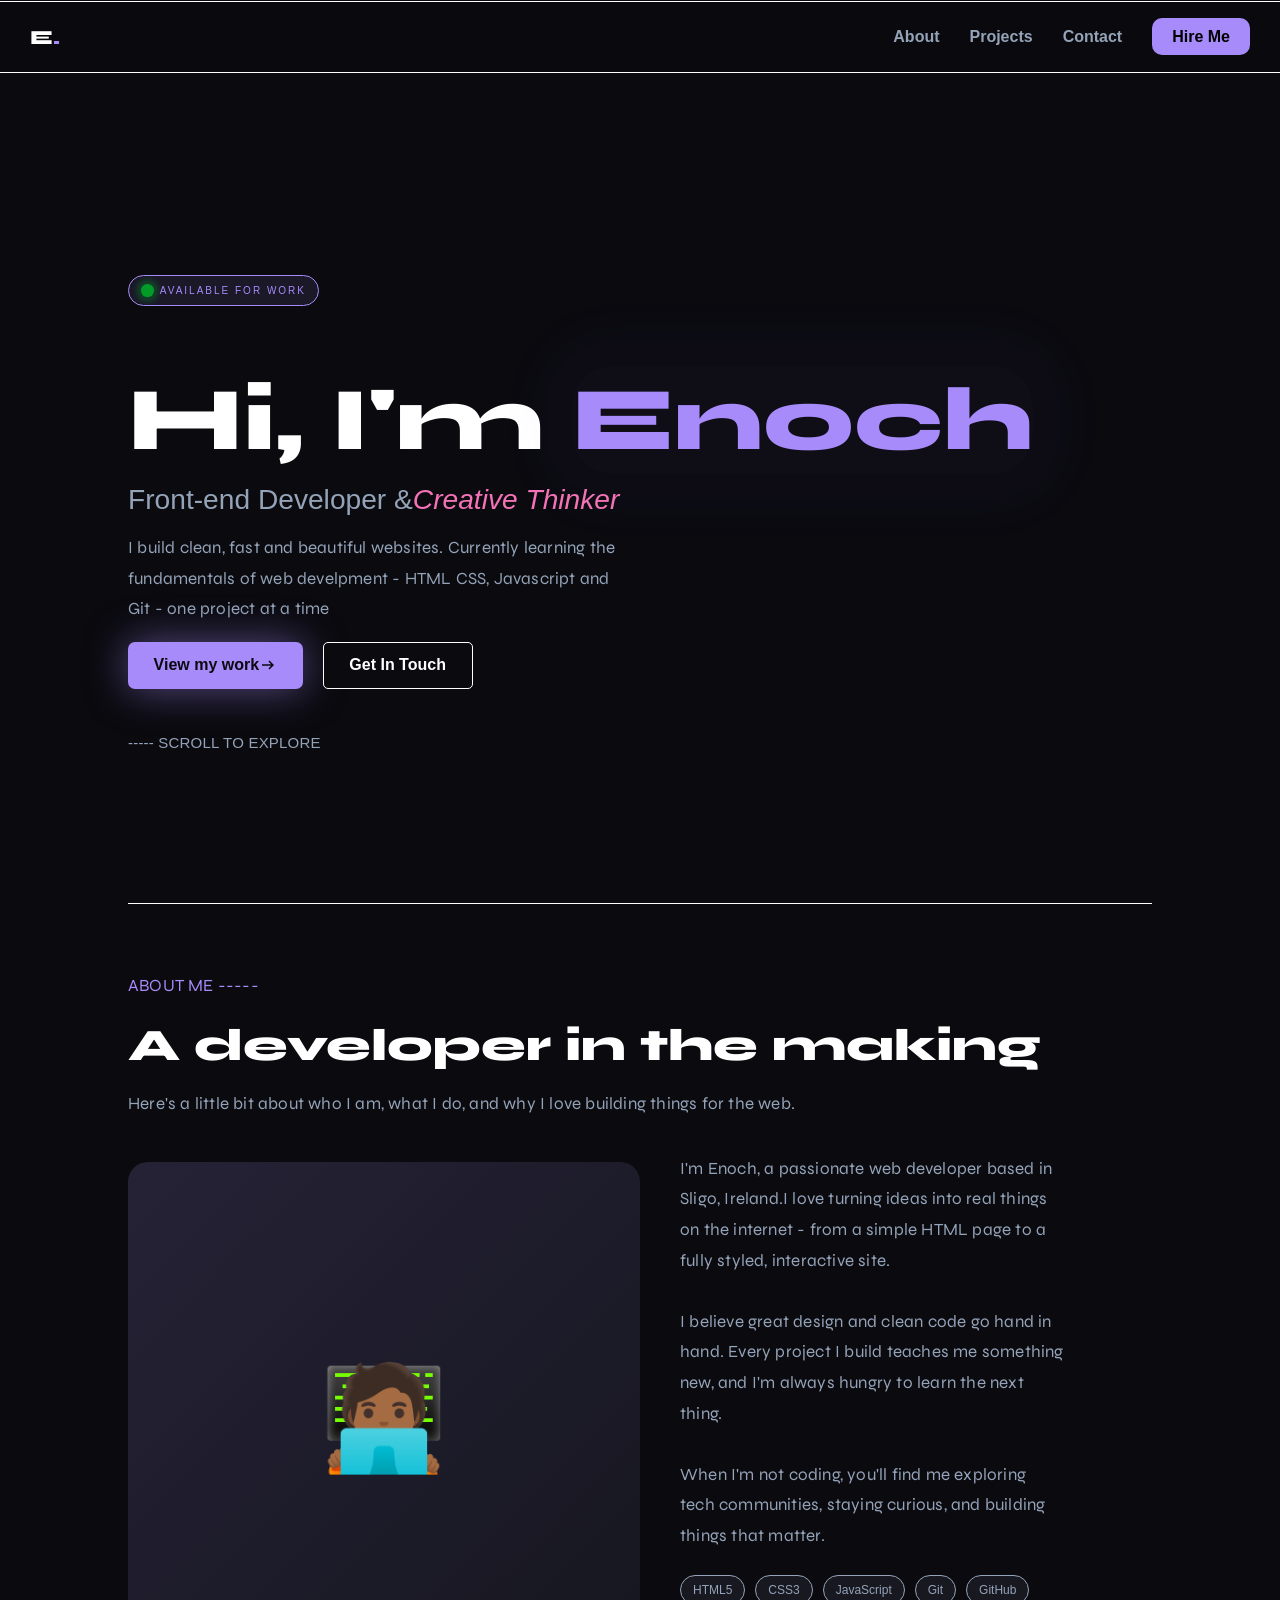
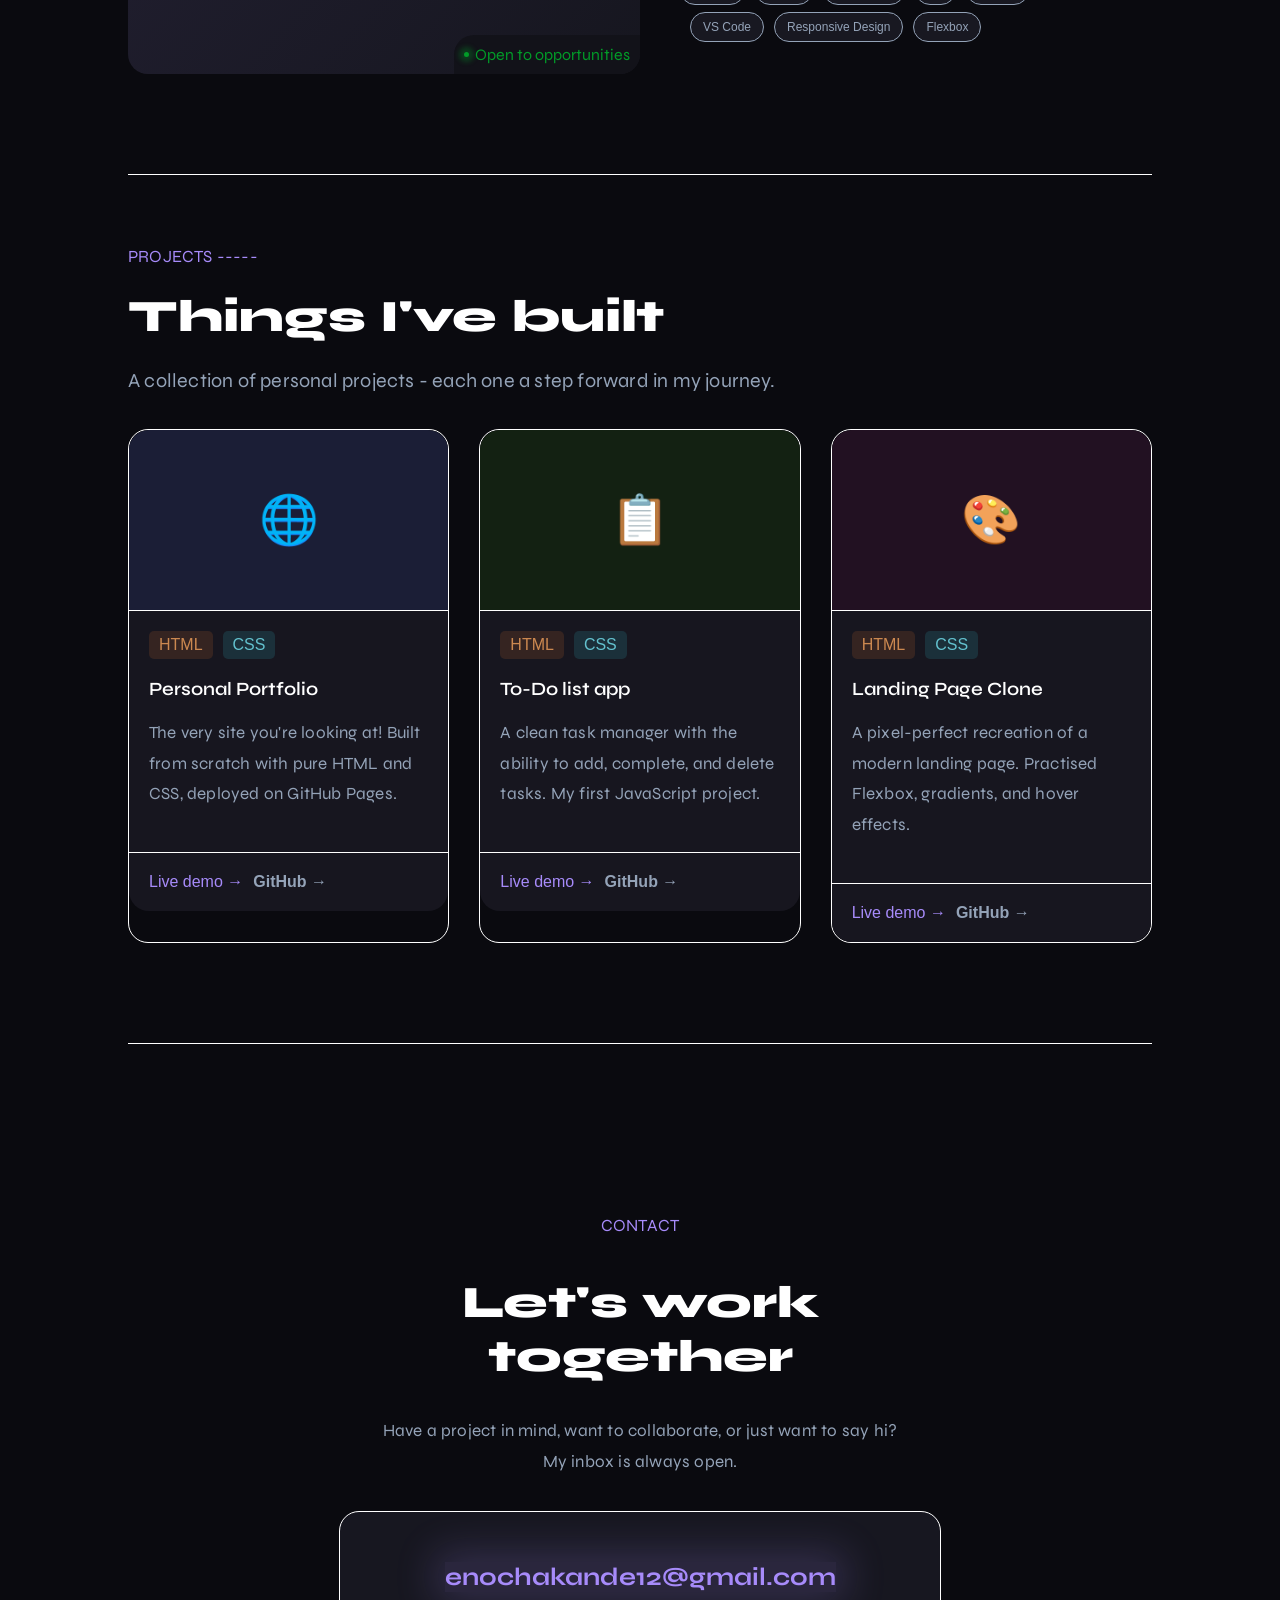
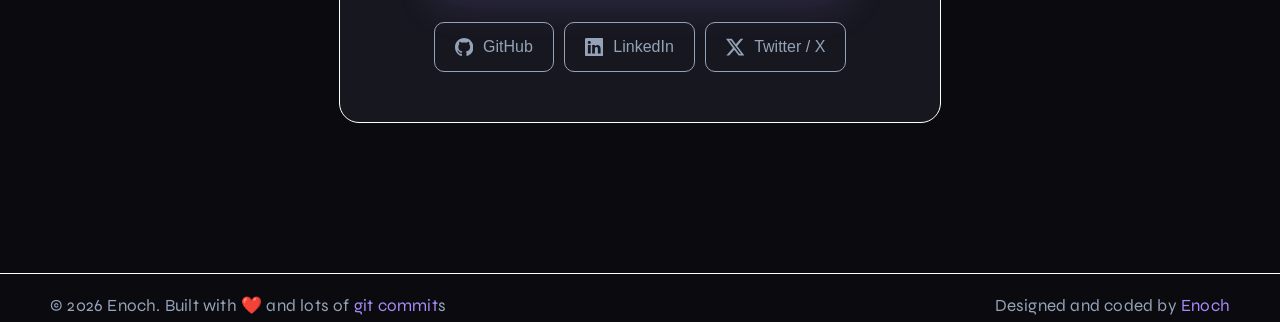
<file: index.html>
<!DOCTYPE html>
<html lang="en">

<head>
    <meta charset="UTF-8">
    <meta name="viewport" content="width=device-width, initial-scale=1.0">
    <link rel="stylesheet" href="style.css">
    <link rel="preconnect" href="https://fonts.googleapis.com">
    <link rel="preconnect" href="https://fonts.gstatic.com" crossorigin>
    <link href="https://fonts.googleapis.com/css2?family=Syne:wght@400..800&display=swap" rel="stylesheet">
    <title>Portfolio</title>
</head>

<body>
    <nav id="desktop-nav">

        <div id="icon">E<span id="full-stop">.</span></div>
        
        <ul>
            <li><a href="#space">About</a></li>
            <li><a href="#">Projects</a></li>
            <li><a href="#">Contact</a></li>
            <li><a href="#" id="hire-me">Hire Me</a></li>
        </ul>
        
    </nav>
    <nav id="mobile-nav">

        <div id="iconMobile">E<span id="full-stop">.</span></div>
        <div id="menu-icon-container"><svg viewBox="0 0 24 24" fill="#ffffff" xmlns="http://www.w3.org/2000/svg" id="menu-icon"><g id="SVGRepo_bgCarrier" stroke-width="0"></g><g id="SVGRepo_tracerCarrier" stroke-linecap="round" stroke-linejoin="round"></g><g id="SVGRepo_iconCarrier"> <path d="M4 6H20M4 12H20M4 18H20" stroke="#ffffff" stroke-width="2" stroke-linecap="round" stroke-linejoin="round"></path> </g></svg></div>
        <div id="close-icon-container" class="fade-out"><svg viewBox="0 0 24 24" fill="#ffffff" xmlns="http://www.w3.org/2000/svg" id="close-icon""><g id="SVGRepo_bgCarrier" stroke-width="0"></g><g id="SVGRepo_tracerCarrier" stroke-linecap="round" stroke-linejoin="round"></g><g id="SVGRepo_iconCarrier"> <path d="M20.7457 3.32851C20.3552 2.93798 19.722 2.93798 19.3315 3.32851L12.0371 10.6229L4.74275 3.32851C4.35223 2.93798 3.71906 2.93798 3.32854 3.32851C2.93801 3.71903 2.93801 4.3522 3.32854 4.74272L10.6229 12.0371L3.32856 19.3314C2.93803 19.722 2.93803 20.3551 3.32856 20.7457C3.71908 21.1362 4.35225 21.1362 4.74277 20.7457L12.0371 13.4513L19.3315 20.7457C19.722 21.1362 20.3552 21.1362 20.7457 20.7457C21.1362 20.3551 21.1362 19.722 20.7457 19.3315L13.4513 12.0371L20.7457 4.74272C21.1362 4.3522 21.1362 3.71903 20.7457 3.32851Z" fill="#ffffff"></path> </g></svg></div>
        
        
    </nav>
    <div id="mobile-menu">
        <ul style="padding: 0;">
            <li><a href="#about-me">About</a></li>
            <li><a href="#">Projects</a></li>
            <li><a href="#">Contact</a></li>
            <li><a href="#" id="hire-me">Hire Me</a></li>
            <li><a href="https://github.com/enochAka">GitHub</a></li>
            <li><a href="https://x.com">X / Twitter</a></li>
            <li><a href="https://linkedin.com">LinkedIn</a></li>
            <li><a href="mailto:enochakande12@gmail.com"></a></li>
        </ul>
    </div>

    <div id="hero">
        <div id="availability">
            <div class="online-dot" style="width: 1vw; height: 1vw;"></div>
            <div>AVAILABLE FOR WORK</div>
        </div>
        <h1 id="greeting">Hi, I'm <span id="name">Enoch</span></h1>
        <h2 id="description">Front-end Developer &  <i id="creative-thinker"> Creative Thinker</i></h2>
        <p id="description-detail">I build clean, fast and beautiful websites. Currently learning the fundamentals of
            web develpment - HTML CSS, Javascript and Git - one project at a time</p>
        <div id="quick-action">
            <a href="#" id="view-prompt">
                <span id="view-work-text">View my work </span>
                <svg class="arrow" xmlns="http://www.w3.org/2000/svg" height="18px" viewBox="0 -960 960 960"
                        width="18px" fill="#0a0a0f">
                        <path d="m560-240-56-58 142-142H160v-80h486L504-662l56-58 240 240-240 240Z" />
                    </svg>
            </a>
            <a href="#" id="get-in-touch-prompt">Get In Touch</a>
        </div>
        <p id="scroll-prompt">----- SCROLL TO EXPLORE</p>
    </div>

    <div id="about-me">
        <p id="section-about-me-start">ABOUT ME -----</p>
        <h2 id="about-me-heading">A developer in the making</h2>
        <p id="about-me-summary">Here's a little bit about who I am, what I do, and why I love building things for the web.</p>
        <div id="row-box">
            <div id="about-me-img">
                <div id="main-img">🧑🏾‍💻</div>
                <div id="opportunities"><div class="online-dot"></div><span id="opportunities-text">Open to opportunities</span></div>
            </div>
            <div id="about-me-info-div">
                <p id="about-me-info"><span>I'm Enoch, a passionate web developer based in Sligo, Ireland.</span><button id="read-more-button" onclick="document.getElementById('about-me-info-detail').style.display = 'block'; document.getElementById('read-more-button').style.display = 'none';">Read More</button><span id="about-me-info-detail">I love turning ideas into real things on the internet - from a simple HTML page to a fully styled, interactive site. <br><br> I believe great design and clean code go hand in hand. Every project I build teaches me something new, and I'm always hungry to learn the next thing. <br><br> When I'm not coding, you'll find me exploring tech communities, staying curious, and building things that matter.</span></p>
                <ul id="list-of-skills" style="padding: 0;">
                    <li class="skill" style="margin-left: 0;">HTML5</li>
                    <li class="skill">CSS3</li>
                    <li class="skill">JavaScript</li>
                    <li class="skill">Git</li>
                    <li class="skill">GitHub</li>
                    <li class="skill">VS Code</li>
                    <li class="skill">Responsive Design</li>
                    <li class="skill">Flexbox</li>
                </ul>
            </div>
        </div>
    </div>

    <div id="projects">
        <p id="section-projects-start">PROJECTS -----</p>
        <h2 id="projects-heading">Things I've built</h2>
        <p style="font-size: 2.2vh; margin-bottom: 30px;">A collection of personal projects - each one a step forward in my journey.</p>
        <div id="project-boxes">
            <div class="project-box">
                <div class="project-image" id="project-portfolio">🌐</div>
                <div class="project-content">
                    <div class="languages"><div class="HTML-language">HTML</div><div class="CSS-language">CSS</div></div>
                    <h3 class="project-title">Personal Portfolio</h3>
                    <p class="project-explanation">The very site you're looking at! Built from scratch with pure HTML and CSS, deployed on GitHub Pages.</p>
                </div>
                <div class="project-footer">
                    <a class="live-demo" href="#">Live demo →</a><a class="github" href="https://github.com/enochAka/Portfolio">GitHub →</a>
                </div>
            </div>
            <div class="project-box">
                <div class="project-image" id="project-to-do-app">📋</div>
                <div class="project-content">
                    <div class="languages"><div class="HTML-language">HTML</div><div class="CSS-language">CSS</div></div>
                    <h3 class="project-title">To-Do list app</h3>
                    <p class="project-explanation">A clean task manager with the ability to add, complete, and delete tasks. My first JavaScript project.</p>
                </div>
                <div class="project-footer">
                    <a class="live-demo" href="commingsoon.html">Live demo →</a><a class="github" href="commingsoon.html">GitHub →</a>
                </div>
            </div>
            <div class="project-box">
                <div class="project-image" id="project-clone">🎨</div>
                <div class="project-content">
                    <div class="languages"><div class="HTML-language">HTML</div><div class="CSS-language">CSS</div></div>
                    <h3 class="project-title">Landing Page Clone</h3>
                    <p class="project-explanation">A pixel-perfect recreation of a modern landing page. Practised Flexbox, gradients, and hover effects.</p>
                </div>
                <div class="project-footer">
                    <a class="live-demo" href="commingsoon.html">Live demo →</a><a class="github" href="commingsoon.html">GitHub →</a>
                </div>
            </div>
        </div>
    </div>
    
    <div id="contact">
        <p id="section-contact-start">CONTACT</p>
        <h2 id="contact-heading">Let's work <br>together</h2>
        <p id="contact-text">Have a project in mind, want to collaborate, or just want to say hi?<br>My inbox is always open.</p>
        <div id="contact-div">
            <h3 id="email">enochakande12@gmail.com</h3>
            <div id="links">
                <a href="https://github.com/enochAka" id="github-link" class="contact-link"><svg aria-hidden="true" class="octicon octicon-mark-github" height="24" version="1.1" viewBox="0 0 16 16" width="24"><path fill-rule="evenodd" d="M8 0C3.58 0 0 3.58 0 8c0 3.54 2.29 6.53 5.47 7.59.4.07.55-.17.55-.38 0-.19-.01-.82-.01-1.49-2.01.37-2.53-.49-2.69-.94-.09-.23-.48-.94-.82-1.13-.28-.15-.68-.52-.01-.53.63-.01 1.08.58 1.23.82.72 1.21 1.87.87 2.33.66.07-.52.28-.87.51-1.07-1.78-.2-3.64-.89-3.64-3.95 0-.87.31-1.59.82-2.15-.08-.2-.36-1.02.08-2.12 0 0 .67-.21 2.2.82.64-.18 1.32-.27 2-.27.68 0 1.36.09 2 .27 1.53-1.04 2.2-.82 2.2-.82.44 1.1.16 1.92.08 2.12.51.56.82 1.27.82 2.15 0 3.07-1.87 3.75-3.65 3.95.29.25.54.73.54 1.48 0 1.07-.01 1.93-.01 2.2 0 .21.15.46.55.38A8.013 8.013 0 0 0 16 8c0-4.42-3.58-8-8-8z"></path>
</svg><span>GitHub</span></a>
                <a href="https://www.linkedin.com/" id="linkedin-link" class="contact-link"><svg xmlns="http://www.w3.org/2000/svg" width="16" height="16" fill="currentColor" class="bi bi-linkedin" viewBox="0 0 16 16">
  <path d="M0 1.146C0 .513.526 0 1.175 0h13.65C15.474 0 16 .513 16 1.146v13.708c0 .633-.526 1.146-1.175 1.146H1.175C.526 16 0 15.487 0 14.854zm4.943 12.248V6.169H2.542v7.225zm-1.2-8.212c.837 0 1.358-.554 1.358-1.248-.015-.709-.52-1.248-1.342-1.248S2.4 3.226 2.4 3.934c0 .694.521 1.248 1.327 1.248zm4.908 8.212V9.359c0-.216.016-.432.08-.586.173-.431.568-.878 1.232-.878.869 0 1.216.662 1.216 1.634v3.865h2.401V9.25c0-2.22-1.184-3.252-2.764-3.252-1.274 0-1.845.7-2.165 1.193v.025h-.016l.016-.025V6.169h-2.4c.03.678 0 7.225 0 7.225z"/>
</svg><span>LinkedIn</span></a>
                <a href="https://x.com/" id="x-link" class="contact-link"><svg xmlns="http://www.w3.org/2000/svg" width="16" height="16" fill="currentColor" class="bi bi-twitter-x" viewBox="0 0 16 16">
  <path d="M12.6.75h2.454l-5.36 6.142L16 15.25h-4.937l-3.867-5.07-4.425 5.07H.316l5.733-6.57L0 .75h5.063l3.495 4.633L12.601.75Zm-.86 13.028h1.36L4.323 2.145H2.865z"/>
</svg><span>Twitter / X</span></a>
            </div>
        </div>
    </div>

    <div id="space"></div>

    <footer>
        <p id="left-footer">&copy 2026 Enoch. Built with ❤️ and lots of <span style="color: #a78bfa;">git commit</span>s</p>
        <p id="right-footer">Designed and coded by <span style="color: #a78bfa;">Enoch</span></p>
    </footer>
    <script src="script.js"></script>
</body>

</html>
</file>
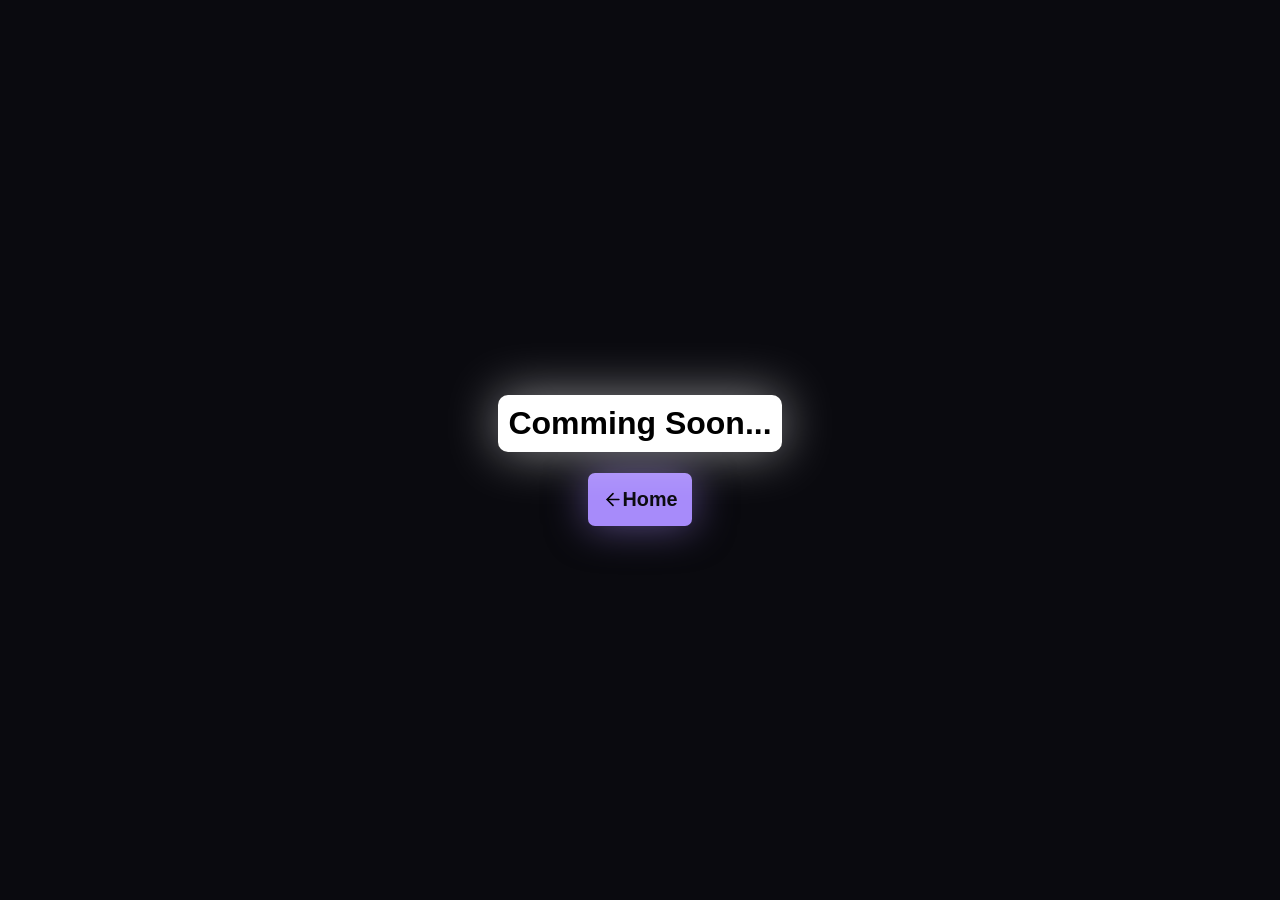
<file: commingsoon.html>
<!DOCTYPE html>
<html lang="en">
<head>
    <meta charset="UTF-8">
    <meta name="viewport" content="width=device-width, initial-scale=1.0">
    <title>Comming Soon ...</title>
    <link rel="stylesheet" href="style.css">
</head>
<body id="comming-soon-body">
    <h1 id="comming-soon-heading">Comming Soon...</h1>
    <a id="back-home-button" href="index.html">
        <svg xmlns="http://www.w3.org/2000/svg"
            width="20" height="auto"
            viewBox="0 0 24 24" 
            fill="none" stroke="black" stroke-width="2" 
            stroke-linecap="round" stroke-linejoin="round">
        <line x1="19" y1="12" x2="5" y2="12" />
        <polyline points="12 19 5 12 12 5" /></svg>
        <span>Home</span>
    </a>
    <div id="dots"></div>
    <script src="script.js"></script>
</body>
</html>
</file>
<file: style.css>
@media (min-width: 769px) {
  body {
    margin: 0;
    background-color: #0a0a0f;
    font-family: "DM Sans", sans-serif;
    color: white;
  }

  #hero {
    display: flex;
    flex-direction: column;
    border-bottom: #ffffff solid 1px;
    height: calc(100vh - 70.4px - 100px - 170.4px);
    margin-left: 10vw;
    margin-right: 10vw;
    padding-top: 170.4px;
    padding-bottom: 100px;
    justify-content: center;
  }

  #icon {
    color: #ffffff;
    font-family: "Syne", sans-serif;
    font-weight: 800;
    font-size: 20px;
    cursor: pointer;
  }

  #full-stop {
    color: #a78bfa;
  }

  nav {
    margin-top: 1px;
    position: sticky;
    top: 0;
    align-items: center;
    padding: 10px 30px 10px 30px;
    display: flex;
    justify-content: space-between;
    border-bottom: 1px white solid;
    border-top: 1px white solid;
    background-color: rgba(10, 10, 15, 0.7);
    z-index: 999;
  }

  nav > ul {
    display: flex;
  }

  li {
    margin-left: 30px;
    list-style: none;
  }

  a {
    font-family: "DM Sans", sans-serif;
    text-decoration: none;
    color: #94a3b8;
    font-weight: 550;
    transition: 0.2s;
  }

  a:hover {
    color: white;
  }

  #hire-me {
    background-color: #a78bfa;
    padding: 10px 20px 10px 20px;
    border-radius: 10px;
    color: black;
    font-weight: 600;
  }

  #hire-me:hover {
    color: white;
    background-color: #f472b6;
  }

  #availability {
    display: flex;
    gap: 6px;
    align-items: center;
    border: #a78bfa 1px solid;
    background-color: #1b1828;
    color: #a78bfa;
    padding: 8px 12px 8px 12px;
    letter-spacing: 2px;
    width: fit-content;
    border-radius: 20px;
    font-family: "DM Sans", sans-serif;
    font-weight: 400;
    overflow: visible;
    font-size: 10px;
  }

  #greeting {
    font-family: "Syne", sans-serif;
    font-weight: 800;
    font-size: 7vw;
    margin-bottom: 10px;
    display: flex;
  }

  #greeting #name {
    color: #a78bfa;
    box-shadow: 0 0 40px 40px rgba(167, 139, 250, 0.03);
    background-color: rgba(167, 139, 250, 0.03);
    border-radius: 40px;
  }

  #description {
    font-family: "DM Sans", sans-serif;
    font-weight: 500;
    color: #94a3b8;
    font-size: 2.2vw;
    margin-top: 0px;
  }

  #description-detail {
    font-family: "Syne", sans-serif;
    color: #94a3b8;
    font-weight: 400;
    max-width: 500px;
    line-height: 1.8;
    letter-spacing: 0.2px;
  }

  #quick-action {
    display: flex;
  }

  #view-arrow {
    display: flex;
    justify-items: center;
    gap: 3px;
  }

  #view-prompt {
    background-color: #a78bfa;
    color: #0a0a0f;
    padding: 1.5vh 2vw;
    font-weight: 550;
    border-radius: 7px;
    display: flex;
    align-items: center;
    max-width: fit-content;
    box-shadow: 0 0 40px rgba(167, 139, 250, 0.5);
    transition:
      transform 0.2s,
      box-shadow 0.2s;
  }

  #view-prompt:hover {
    transform: translateY(-2px);
    box-shadow: 0 8px 40px rgba(167, 139, 250, 0.4);
  }

  #view-prompt:active {
    transform: scale(0.97);
    transition: 0.5s;
  }

  #creative-thinker {
    color: #f472b6;
  }

  #get-in-touch-prompt {
    margin-left: 20px;
    padding: 1.5vh 2vw;
    background-color: #0a0a0f;
    color: #ffffff;
    font-weight: 550;
    border: #ffffff solid 0.5px;
    border-radius: 5px;
    transition: 0.3s;
  }

  #get-in-touch-prompt:hover {
    color: #a78bfa;
    border: #a78bfa solid 0.5px;
  }

  #scroll-prompt {
    color: #94a3b8;
    font-family: "DM Sans", sans-serif;
    font-weight: 300;
    font-size: clamp(10px, 1.5vw, 15px);
    margin-top: 40px;
  }

  #about-me {
    display: flex;
    flex-direction: column;
    border-bottom: #ffffff solid 1px;
    margin-left: 10vw;
    margin-right: 10vw;
    padding-top: 50px;
    padding-bottom: 100px;
    justify-content: space-between;
    height: fit-content;
  }

  .online-dot {
    background: rgb(2, 155, 40);
    width: 5px;
    height: 5px;
    border-radius: 50%;
    box-shadow: 0 0 5px 5px rgba(2, 155, 40, 0.3);
    animation: online 2s ease-in-out infinite;
  }

  .line {
    width: 20px;
    height: 1px;
    background-color: #94a3b8;
  }

  h2 {
    font-family: "Syne", sans-serif;
    font-weight: 800;
    font-size: 45px;
    margin: 0;
  }

  p {
    font-family: "Syne", sans-serif;
    color: #94a3b8;
    font-weight: 400;
    line-height: 1.8;
    letter-spacing: 0.2px;
    font-size: clamp(10px, 1.5vw, 17px);
  }

  #about-me-img {
    width: 40vw;
    height: 40vw;
    background: linear-gradient(to bottom right, #252236, #16161f);
    position: relative;
    border-radius: 20px;
    margin-top: 25px;
  }

  #about-me-info-div {
    max-width: 30vw;
  }

  #read-more-button {
    display: none;
  }

  #see-more-skills {
    display: none;
  }

  #main-img {
    position: absolute;
    font-size: 8vw;
    top: 50%;
    left: 50%;
    transform: translate(-50%, -50%);
  }

  #opportunities {
    display: flex;
    align-items: center;
    padding: 10px;
    background-color: #121219;
    width: fit-content;
    position: absolute;
    bottom: 0;
    right: 0;
    gap: 6px;
    border-top-left-radius: 20px;
    border-bottom-right-radius: 20px;
  }

  #opportunities-text {
    color: #029b28;
    font-family: "Syne", sans-serif;
  }

  #row-box {
    display: flex;
    align-content: space-evenly;
    gap: 40px;
  }

  #section-about-me-start {
    color: #a78bfa;
    font-family: "Syne", sans-serif;
  }

  #list-of-skills {
    display: flex;
    flex-wrap: wrap;
    padding: 0;
    margin: 0;
  }

  .skill {
    border: #94a3b8 1px solid;
    border-radius: 30px;
    padding: 7px 12px;
    white-space: nowrap;
    display: inline-block;
    background-color: #181821;
    font-weight: 200;
    font-size: 12px;
    color: #94a3b8;
    margin-left: 10px;
    margin-top: 7px;
    transition: 0.5s;
    height: fit-content;
  }

  @keyframes online {
    0% {
      box-shadow: 0 0 5px 5px rgba(2, 155, 40, 0.3);
    }
    50% {
      box-shadow: 0 0 5px 5px rgba(4, 188, 47, 0.5);
    }
    100% {
      box-shadow: 0 0 5px 5px rgba(2, 125, 33, 0.3);
    }
  }

  @keyframes float-in {
    0% {
      opacity: 0;
      transform: translateY(20px);
    }
    100% {
      opacity: 1;
      transform: translateY(0);
    }
  }

  #projects {
    display: flex;
    flex-direction: column;
    border-bottom: #ffffff solid 1px;
    height: calc(100vh - 150px);
    margin-left: 10vw;
    margin-right: 10vw;
    padding-top: 50px;
    padding-bottom: 100px;
    justify-content: space-between;
    height: fit-content;
  }

  #section-projects-start {
    color: #a78bfa;
    font-family: "Syne", sans-serif;
  }

  #project-boxes {
    display: flex;
    gap: 30px;
  }

  .project-box {
    width: 375px;
    border: 1px white solid;
    border-radius: 20px;
  }

  .project-image {
    font-size: 50px;
    align-items: center;
    justify-content: center;
    display: flex;
    align-items: center;
    justify-content: center;
    font-size: 3rem;
    border-bottom: 1px solid var(--border);
    position: relative;
    overflow: hidden;
    height: 180px;
    border-bottom: white 1px solid;
    border-top-right-radius: 20px;
    border-top-left-radius: 20px;
  }

  .languages {
    display: flex;
  }

  .HTML-language {
    padding: 5px 10px;
    border-radius: 5px;
    color: #cb8850;
    background-color: #352421;
    margin: 0;
  }

  .CSS-language {
    padding: 5px 10px;
    border-radius: 5px;
    color: #63c1ce;
    background-color: #1b303a;
    margin-left: 10px;
  }

  .project-title {
    font-weight: 600;
    font-family: "Syne", sans-serif;
  }

  .project-content {
    background-color: #17161f;
    padding-bottom: 50px;
    justify-content: center;
    padding: 20px 20px 25px 20px;
    border-bottom: white 1px solid;
  }

  #project-portfolio {
    background-color: #1b1e36;
  }

  #project-to-do-app {
    background-color: #132112;
  }

  #project-clone {
    background-color: #221122;
  }

  .project-footer {
    font-family: "Syne", sans-serif;
    padding: 20px;
    background-color: #17161f;
    border-bottom-right-radius: 20px;
    border-bottom-left-radius: 20px;
    display: flex;
    gap: 10px;
  }

  .live-demo {
    color: #a78bfa;
    font-weight: 500;
    cursor: pointer;
  }

  .live-demo:hover {
    color: #f472b6;
  }

  .github {
    cursor: pointer;
  }

  #contact {
    display: flex;
    flex-direction: column;
    height: calc(100vh - 300px - 70.4px);
    padding-top: 150px;
    padding-bottom: 150px;
    justify-content: space-between;
    align-items: center;
    position: relative;
    border-bottom: #ffffff solid 1px;
  }

  #contact-text {
    text-align: center;
  }

  #section-contact-start {
    color: #a78bfa;
  }

  #contact-heading {
    text-align: center;
  }

  #contact-div {
    width: 600px;
    background-color: #171720;
    border: white 1px solid;
    border-radius: 20px;
    display: flex;
    flex-direction: column;
    align-items: center;
    padding-top: 50px;
    padding-bottom: 50px;
  }

  #email {
    font-family: "Syne", sans-serif;
    font-weight: 700;
    font-size: 25px;
    color: #a78bfa;
    margin-top: 0;
    margin-bottom: 30px;
    box-shadow: 0 0 40px 10px rgba(167, 139, 250, 0.2);
    background-color: rgba(167, 139, 250, 0.13);
  }

  #links {
    display: flex;
    gap: 10px;
  }

  .contact-link {
    width: fit-content;
    all: unset;
    cursor: pointer;
    border-radius: 10px;
    border: #94a3b8 1px solid;
    padding: 15px 20px;
    display: flex;
    align-items: center;
    color: #94a3b8;
    height: fit-content;
    transition: 0.2s;
  }

  .contact-link:hover {
    color: white;
    border: white 1px solid;
    .octicon-mark-github {
      fill: white;
    }
    .bi-linkedin {
      fill: white;
    }
    .bi-twitter-x {
      fill: white;
    }
  }

  .octicon-mark-github {
    fill: #94a3b8;
    height: 18.4px;
    width: auto;
    margin-right: 10px;
    transition: 0.2s;
  }

  .bi-linkedin {
    fill: #94a3b8;
    height: 18.4px;
    width: auto;
    margin-right: 10px;
    transition: 0.2s;
  }

  .bi-twitter-x {
    fill: #94a3b8;
    height: 18.4px;
    width: auto;
    margin-right: 10px;
    transition: 0.2s;
  }

  footer {
    position: relative;
    margin: 0 50px;
    margin-bottom: 30px;
  }

  #left-footer {
    position: absolute;
    left: 0;
  }

  #right-footer {
    position: absolute;
    right: 0;
  }

  #menu-icon, #mobile-nav{
    display: none;
  }

}



@media (max-width: 768px) {
  body {
    margin: 0;
    background-color: #0a0a0f;
    font-family: "DM Sans", sans-serif;
    color: white;
  }

  #hero {
    display: flex;
    flex-direction: column;
    border-bottom: #ffffff solid 1px;
    height: calc(100vh - 45.6px);
    margin-left: 5%;
    margin-right: 5%;
    justify-content: center;
    gap: 20px;
  }

  #iconMobile {
    color: #ffffff;
    font-family: "Syne", sans-serif;
    font-weight: 800;
    font-size: 4vw;
    cursor: pointer;
    width: fit-content;
    transition: 0.5s;
  }

  #full-stop {
    color: #a78bfa;
  }

  nav {
    margin-top: 1px;
    position: sticky;
    top: 0;
    align-items: center;
    padding: 2vh 3.5vw;
    display: flex;
    justify-content: space-between;
    border-bottom: 1px white solid;
    border-top: 1px white solid;
    background-color: rgba(10, 10, 15, 0.7);
    z-index: 999;
  }

  nav > ul {
    display: none;
  }

  a {
    font-family: "DM Sans", sans-serif;
    text-decoration: none;
    color: #94a3b8;
    font-weight: 550;
    transition: 0.2s;
  }

  a:hover {
    color: white;
  }

  #availability {
    display: flex;
    gap: 6px;
    align-items: center;
    border: #a78bfa 1px solid;
    background-color: #1b1828;
    color: #a78bfa;
    padding: 4px 6px 4px 6px;
    letter-spacing: 2px;
    width: fit-content;
    border-radius: 20px;
    font-family: "DM Sans", sans-serif;
    font-weight: 400;
    overflow: visible;
    font-size: clamp(7px, 1.5vw, 15px);
  }

  #greeting {
    font-family: "Syne", sans-serif;
    font-weight: 800;
    font-size: clamp(20px, 15vw, 100px);
    margin: 0;
  }

  #greeting #name {
    color: #a78bfa;
    box-shadow: 0 0 40px 40px rgba(167, 139, 250, 0.03);
    background-color: rgba(167, 139, 250, 0.03);
    border-radius: 40px;
  }

  #description {
    font-family: "DM Sans", sans-serif;
    font-weight: 500;
    color: #94a3b8;
    font-size: 4vw;
    margin-top: 0px;
    flex-wrap: wrap;
  }

  #description-detail {
    font-family: "Syne", sans-serif;
    color: #94a3b8;
    font-weight: 400;
    font-size: clamp(12px, 3vw, 20px);
    max-width: 500px;
    line-height: 1.8;
    letter-spacing: 0.2px;
    margin: 0;
  }

  #quick-action {
    display: flex;
  }

  #view-arrow {
    display: flex;
    justify-items: center;
  }

  #view-work-text {
    height: fit-content;
    width: fit-content;
  }

  .arrow {
    display: none;
  }

  #view-prompt {
    font-family: "Syne", sans-serif;
    background-color: #a78bfa;
    color: #0a0a0f;
    padding: 1.5vh 2vw;
    font-weight: 600;
    font-size: 3vw;
    border-radius: 7px;
    display: flex;
    flex-wrap: nowrap;
    box-shadow: 0 0 40px rgba(167, 139, 250, 0.5);
    transition:
      transform 0.2s,
      box-shadow 0.2s;
    height: fit-content;
  }

  #view-prompt:active {
    transform: scale(0.97);
    transition: 0.5s;
  }

  #creative-thinker {
    color: #f472b6;
    margin-left: 5px;
  }

  #get-in-touch-prompt {
    font-family: "Syne", sans-serif;
    margin-left: 20px;
    padding: 1.5vh 2vw;
    font-weight: 600;
    font-size: 3vw;
    background-color: #0a0a0f;
    color: #ffffff;
    border: #ffffff solid 0.5px;
    border-radius: 5px;
    transition: 0.3s;
  }

  #get-in-touch-prompt:active {
    color: #a78bfa;
    border: #a78bfa solid 0.5px;
  }

  #scroll-prompt {
    color: #94a3b8;
    font-family: "DM Sans", sans-serif;
    font-weight: 300;
    font-size: 2vw;
    margin: 0;
  }

  #about-me {
    display: flex;
    flex-direction: column;
    border-bottom: #ffffff solid 1px;
    height: calc(100vh - 45.6px);
    padding: 10% 0;
    margin-left: 5%;
    margin-right: 5%;
    align-content: center;
    gap: 20px;
    height: fit-content;
  }

  #section-about-me-start {
    margin: 0;
    font-size: 2vw;
  }

  .online-dot {
    background: rgb(2, 155, 40);
    width: 1vw;
    height: 1vw;
    border-radius: 50%;
    box-shadow: 0 0 5px 5px rgba(2, 155, 40, 0.3);
    animation: online 2s ease-in-out infinite;
  }

  #about-me-summary {
    margin: 0;
    font-size: clamp(12px, 3vw, 20px);
  }

  .line {
    width: 20px;
    height: 1px;
    background-color: #94a3b8;
  }

  #about-me-heading {
    font-family: "Syne", sans-serif;
    font-weight: 800;
    font-size: 5vw;
    margin: 30px 0;
  }

  p {
    font-family: "Syne", sans-serif;
    color: #94a3b8;
    font-weight: 400;
    line-height: 1.8;
    letter-spacing: 0.2px;
  }

  #about-me-img {
    max-width: calc(90vw - 10%);
    width: 500px;
    aspect-ratio: 1 / 1;
    background: linear-gradient(to bottom right, #252236, #16161f);
    position: relative;
    border-radius: 20px;
    min-width: calc(100vw - 10%);
    margin: 20px 0;
  }

  #about-me-info {
    display: flex;
    flex-wrap: wrap;
    font-size: clamp(12px, 3vw, 20px);
    margin-bottom: 30px;
    max-width: calc(100vw - 10%);
  }

  #about-me-info-div {
    width: calc(100vw - 10%);
  }

  #about-me-info-detail {
    display: none;
  }

  #read-more-button {
    all: unset;
    color: white;
    font-weight: 550;
    font-size: clamp(12px, 3vw, 20px);
    border-radius: 7px;
    display: flex;
    flex-wrap: nowrap;
    transition:
      transform 0.2s,
      box-shadow 0.2s;
    height: fit-content;
    border: 0px;
  }

  #read-more-button:active {
    transform: scale(0.97);
  }

  #see-more-skills {
    all: unset;
    border: white 1px solid;
    border-radius: 30px;
    padding: 7px 12px 7px 12px;
    white-space: nowrap;
    display: flex;
    background-color: #181821;
    font-weight: 200;
    font-size: 12px;
    color: white;
    transition: 0.5s;
    box-shadow: 0 0 10px rgba(255, 255, 255, 0.5);
    align-items: center;
  }

  #main-img {
    font-size: 20vw;
    position: absolute;
    top: 50%;
    left: 50%;
    transform: translate(-50%, -50%);
  }

  #opportunities {
    display: flex;
    align-items: center;
    padding: 2vw;
    background-color: #121219;
    width: fit-content;
    position: absolute;
    bottom: 0;
    right: 0;
    gap: 6px;
    border-top-left-radius: 20px;
    border-bottom-right-radius: 20px;
  }

  #opportunities-text {
    color: #029b28;
    font-family: "Syne", sans-serif;
    font-size: 3vw;
  }

  .extra-skill {
    display: none;
  }

  #row-box {
    display: flex;
    flex-wrap: wrap;
    align-content: space-evenly;
  }

  #section-about-me-start {
    color: #a78bfa;
    font-family: "Syne", sans-serif;
  }

  .skill {
    border: #94a3b8 1px solid;
    border-radius: 30px;
    padding: 1.5vh 2vw;
    white-space: nowrap;
    background-color: #181821;
    font-weight: 200;
    font-size: 2.5vw;
    color: #94a3b8;
    transition: 0.5s;
  }

  .skill:hover {
    border: #a78bfa 1px solid;
    color: #a78bfa;
  }

  #list-of-skills {
    width: 500px;
    max-width: calc(100vw - 10%);
    display: flex;
    flex-wrap: wrap;
    margin: 0;
    gap: 10px;
    list-style: none;
  }

  @keyframes online {
    0% {
      box-shadow: 0 0 5px 5px rgba(2, 155, 40, 0.3);
    }
    50% {
      box-shadow: 0 0 5px 5px rgba(4, 188, 47, 0.5);
    }
    100% {
      box-shadow: 0 0 5px 5px rgba(2, 125, 33, 0.3);
    }
  }

  @keyframes float-in {
    0% {
      opacity: 0;
      transform: translateY(20px);
    }
    100% {
      opacity: 1;
      transform: translateY(0);
    }
  }

  #projects {
    display: flex;
    flex-direction: column;
    border-bottom: #ffffff solid 1px;
    height: calc(100vh - 70.4px - 5% - 170.4px);
    margin-left: 5%;
    margin-right: 5%;
    padding-top: 10%;
    padding-bottom: 100px;
    justify-content: space-between;
  }

  #projects-heading {
    font-family: "Syne", sans-serif;
    font-weight: 800;
    font-size: 30px;
    margin: 30px 0;
  }

  #section-projects-start {
    color: #a78bfa;
    font-family: "Syne", sans-serif;
    font-size: 2vw;
  }

  #project-boxes {
    display: flex;
    flex-wrap: wrap;
    gap: 30px;
    justify-content: center;
  }

  .project-box {
    width: calc(100vw - 10%);
    max-width: 325px;
    border: 1px white solid;
    border-radius: 20px;
  }

  .project-image {
    font-size: 40px;
    align-items: center;
    justify-content: center;
    display: flex;
    align-items: center;
    justify-content: center;
    font-size: 2.5rem;
    border-bottom: 1px solid var(--border);
    position: relative;
    overflow: hidden;
    height: 160px;
    border-bottom: white 1px solid;
    border-top-right-radius: 20px;
    border-top-left-radius: 20px;
  }

  .languages {
    display: flex;
    gap: 8px;
  }

  .HTML-language {
    font-size: clamp(12px, 3vw, 20px);
    padding: 4px 8px;
    border-radius: 5px;
    color: #cb8850;
    background-color: #352421;
    margin: 0;
  }

  .CSS-language {
    font-size: clamp(12px, 3vw, 20px);
    padding: 4px 8px;
    border-radius: 5px;
    color: #63c1ce;
    background-color: #1b303a;
  }

  .project-explanation {
    font-size: clamp(12px, 3vw, 20px);
  }

  .project-title {
    font-size: 4vw;
    font-weight: 600;
    font-family: "Syne", sans-serif;
  }

  .project-content {
    background-color: #17161f;
    padding-bottom: 40px;
    justify-content: center;
    padding: 16px 16px 20px 16px;
    border-bottom: white 1px solid;
  }

  #project-portfolio {
    background-color: #1b1e36;
  }

  #project-to-do-app {
    background-color: #132112;
  }

  #project-clone {
    background-color: #221122;
  }

  .project-footer {
    font-family: "Syne", sans-serif;
    padding: 16px;
    background-color: #17161f;
    border-bottom-right-radius: 20px;
    border-bottom-left-radius: 20px;
    display: flex;
    gap: 8px;
  }

  .live-demo {
    color: #a78bfa;
    font-weight: 500;
    font-size: clamp(12px, 3vw, 20px);
    cursor: pointer;
  }

  .live-demo:hover {
    color: #f472b6;
  }

  .github {
    font-size: clamp(12px, 3vw, 20px);
    cursor: pointer;
  }

  #contact {
    display: flex;
    flex-direction: column;
    border-bottom: #ffffff solid 1px;
    height: calc(100vh - 45.6px);
    margin-left: 5%;
    margin-right: 5%;
    align-items: center;
    justify-content: center;
  }

  #contact-text {
    text-align: center;
  }

  #section-contact-start {
    color: #a78bfa;
    font-size: 2.5vw;
  }

  #contact-heading {
    text-align: center;
    font-weight: 800;
    font-size: 30px;
    font-family: "Syne", sans-serif;
  }

  #contact-text {
    font-size: clamp(12px, 3vw, 20px);
  }

  #contact-div {
    width: calc(100vw - 10%);
    max-width: 600px;
    background-color: #171720;
    border: white 1px solid;
    border-radius: 20px;
    display: flex;
    flex-direction: column;
    align-items: center;
    padding-top: 5vh;
    padding-bottom: 5vh;
  }

  #email {
    font-family: "Syne", sans-serif;
    font-weight: 700;
    font-size: 3vh;
    color: #a78bfa;
    margin-top: 0;
    margin-bottom: 3vh;
    box-shadow: 0 0 40px 10px rgba(167, 139, 250, 0.2);
    background-color: rgba(167, 139, 250, 0.13);
  }

  #links {
    justify-content: center;
    display: flex;
    flex-wrap: wrap;
    gap: 10px;
  }

  .contact-link {
    width: fit-content;
    all: unset;
    border-radius: 10px;
    border: #94a3b8 1px solid;
    padding: 7px 10px;
    display: flex;
    align-items: center;
    color: #94a3b8;
    height: fit-content;
    transition: 0.2s;
    font-size: clamp(12px, 3vw, 20px);
  }

  .contact-link:active {
    color: white;
    border: white 1px solid;
    .octicon-mark-github {
      fill: white;
    }
    .bi-linkedin {
      fill: white;
    }
    .bi-twitter-x {
      fill: white;
    }
  }

  .octicon-mark-github {
    fill: #94a3b8;
    height: 2.2vh;
    width: auto;
    margin-right: 10px;
    transition: 0.2s;
  }

  .bi-linkedin {
    fill: #94a3b8;
    height: 2.2vh;
    width: auto;
    margin-right: 10px;
    transition: 0.2s;
  }

  .bi-twitter-x {
    fill: #94a3b8;
    height: 2.2vh;
    width: auto;
    margin-right: 10px;
    transition: 0.2s;
  }

  footer {
    position: relative;
    margin: 0 50px;
    margin-bottom: 30px;
  }

  #left-footer {
    position: absolute;
    left: 0;
  }

  #right-footer {
    display: none;
  }

  #comming-soon-body {
    height: 100vh;
    display: flex;
    flex-direction: column;
    justify-content: center;
    align-items: center;
  }

  #comming-soon-heading {
    box-shadow: 0 0 50px rgba(255, 255, 255, 0.5);
  }

  #back-home-button {
    background-color: #a78bfa;
    color: #0a0a0f;
    padding: 15px;
    font-weight: 550;
    font-size: 2.2vh;
    border-radius: 7px;
    display: flex;
    flex-wrap: nowrap;
    box-shadow: 0 0 40px rgba(167, 139, 250, 0.5);
    transition:
      transform 0.2s,
      box-shadow 0.2s;
    height: fit-content;
  }

  #dots {
    position: fixed;
    inset: 0;
    overflow: hidden;
    pointer-events: none;
  }

  .dot {
    position: absolute;
    width: 6px;
    height: 6px;
    background: rgba(255, 255, 180, 0.9);
    border-radius: 50%;
    box-shadow: 0 0 10px 4px rgba(255, 255, 180, 0.8);
    animation: dance 3s ease-in-out infinite alternate;
  }

  #menu-icon{
    display: flex;
    fill: white;
    width: 4vw;
    height: 4vw;
  }

  #close-icon {
    fill: white;
    width: 4vw;
    height: 4vw;
  }

  #menu-icon-container {
    width: fit-content;
    transition: 0.5s;
  }

  #desktop-nav {
    display: none;
  }

  #mobile-nav {
    display: flex;
    transition: 0.5s;
  }

}

.fade-out {
  opacity: 0;
  position: absolute;
  right: -100px;
}

#mobile-menu {
    display: none;
    flex-direction: column;
    height: 100vh;
    width: 100vw;
    z-index: 999;
    background-color: #0a0a0f;
    justify-content: space-between;
    font-size: 4vw;
    overflow-y: hidden;
    position: absolute;
    top: calc(4vh + 4vw);
    padding-top: 20px;
    padding-left: 10px;
}

#mobile-menu > ul {
  color: white;
  list-style: none;
}

#mobile-menu > ul > li {
  padding-bottom: 25px;
  font-size: 5vw;
}

#comming-soon-body {
  height: 100vh;
  display: flex;
  flex-direction: column;
  justify-content: center;
  align-items: center;
}

#comming-soon-heading {
  box-shadow: 0 0 50px rgba(255, 255, 255, 0.5);
  background-color: white;
  color: black;
  border-radius: 10px;
  padding: 10px;
  animation: flyingPulsing 10s infinite forwards ease-in-out;
}

#back-home-button {
  background-color: #a78bfa;
  color: #0a0a0f;
  padding: 15px;
  font-weight: 550;
  font-size: 2.2vh;
  border-radius: 7px;
  display: flex;
  flex-wrap: nowrap;
  box-shadow: 0 0 40px rgba(167, 139, 250, 0.5);
  transition:
    transform 0.2s,
    box-shadow 0.2s;
  height: fit-content;
  cursor: pointer;
}

@keyframes flyingPulsing {
  0% {
    translate: 0 0 0;
    box-shadow: 0 0 40px rgba(255, 255, 255, 0.5);
    rotate: 0deg;
  }
  10% {
    translate: 10px 10px 10px;
    rotate: 5deg;
  }
  20% {
    translate: 0 0 10px;
    rotate: 2deg;
  }
  30% {
    translate: -10px -10px -10px;
    box-shadow: 0 0 60px rgba(255, 255, 255, 0.8);
    rotate: -5deg;
  }
  40% {
    translate: 0 -10px 10px;
    rotate: 2deg;
  }
  50% {
    translate: 10px -10px 10px;
    rotate: -3deg;
  }
  60% {
    box-shadow: 0 0 40px rgba(255, 255, 255, 0.5);
    rotate: 5deg;
  }
  70% {
    translate: -10px 10px -10px;
    rotate: 0deg;
  }
  90% {
    translate: 10px 0 0;
    box-shadow: 0 0 60px rgba(255, 255, 255, 0.8);
    rotate: -3deg;
  }
}

@keyframes rollDownNav {
  0% {height: 0px;}
  100% {height: 100vh;}
}

@keyframes rollUpNav {
  0% {height: 100vh;}
  100% {height: 0px;}
}
</file>
